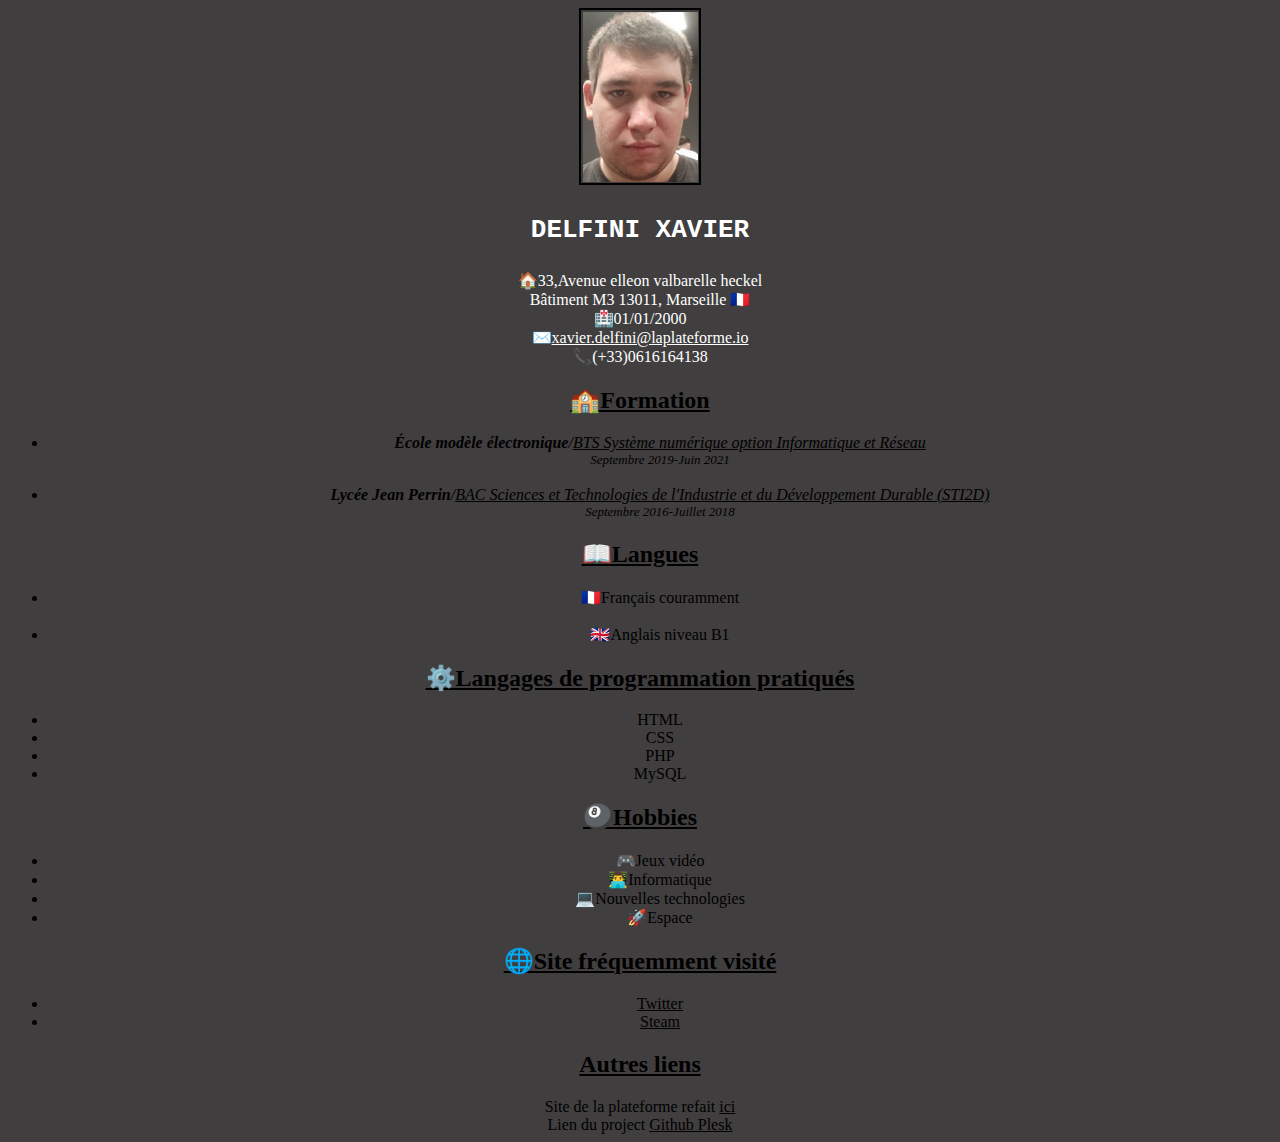
<file: index.html>
<!DOCTYPE html>
<html lang="fr">
  <head>
    <meta charset="UTF-8">
    <meta http-equiv="X-UA-Compatible" content="IE=edge">
    <meta name="viewport" content="width=device-width, initial-scale=1.0">
    <title>CV Delfini Xavier</title>
    <!--Ajout du fichier de style-->
   <link rel="stylesheet" href="cv-xavier-delfini.css">
  
  </head>
  <!-- Utilisation du paramètre Style pour changer la couleur de font-->
  <body>
    
      <!-- Importation de l'image situé dans le même dossier-->
      <img src="Delfini_Xavier.PNG">
      <div class="Side">
        
        <h1>
          <pre><b>DELFINI XAVIER</b></pre>
        </h1>

        <p>🏠33,Avenue elleon valbarelle heckel</br> 
          Bâtiment M3 13011, Marseille 🇫🇷</br>
          🏥01/01/2000</br>
          ✉️<a id="mail" href=mailto:xavier.delfini@laplateforme.io>xavier.delfini@laplateforme.io</a></br>
          📞(+33)0616164138
        </p>

        <div class="Main">
          
          <h2><u>🏫Formation</h2></u>
          <ul>
            <div class="test">
            <li><b>École modèle électronique</b>/<u>BTS Système numérique option Informatique et Réseau</u></br>
            <div class="small">Septembre 2019-Juin 2021</div></li>
            </br>
            <li><b>Lycée Jean Perrin</b>/<u>BAC Sciences et Technologies de l'Industrie et du Développement Durable (STI2D)</u></br>
              <div class="small">Septembre 2016-Juillet 2018</div></li>
            </div>
          </ul>

          <h2><u>📖Langues</u></h2>
          <ul>
            <li>🇫🇷Français couramment</li> </br>
            <li>🇬🇧󠁧󠁢󠁥Anglais niveau B1</li>
          </ul>
          <h2><u>⚙️Langages de programmation pratiqués</u></h2>
          <ul>
            <li>HTML</li>
            <li>CSS</li>
            <li>PHP</li>
            <li>MySQL</li>
          </ul>
          <h2><u>🎱Hobbies</u></h2>
          <ul>
            <li>🎮Jeux vidéo</li>
            <li>👨‍💻Informatique </li>
            <li>💻Nouvelles technologies</li>
            <li>🚀Espace</li>
          </ul>
          <h2><u>🌐Site fréquemment visité</u></h2>
          <ul>
            <li><a href="https://twitter.com/?lang=fr">Twitter</a></li>
            <li><a href="https://store.steampowered.com/?l=french">Steam</a> </li>
          </ul>
        </div>
      </div>
      <h2><u>Autres liens</u></h2>
      Site de la plateforme refait <a href="accueil.html">ici</a></br>
      Lien du project <a href="https://github.com/xavier-delfini/plesk">Github Plesk</a>
  </body>
</html>
</file>
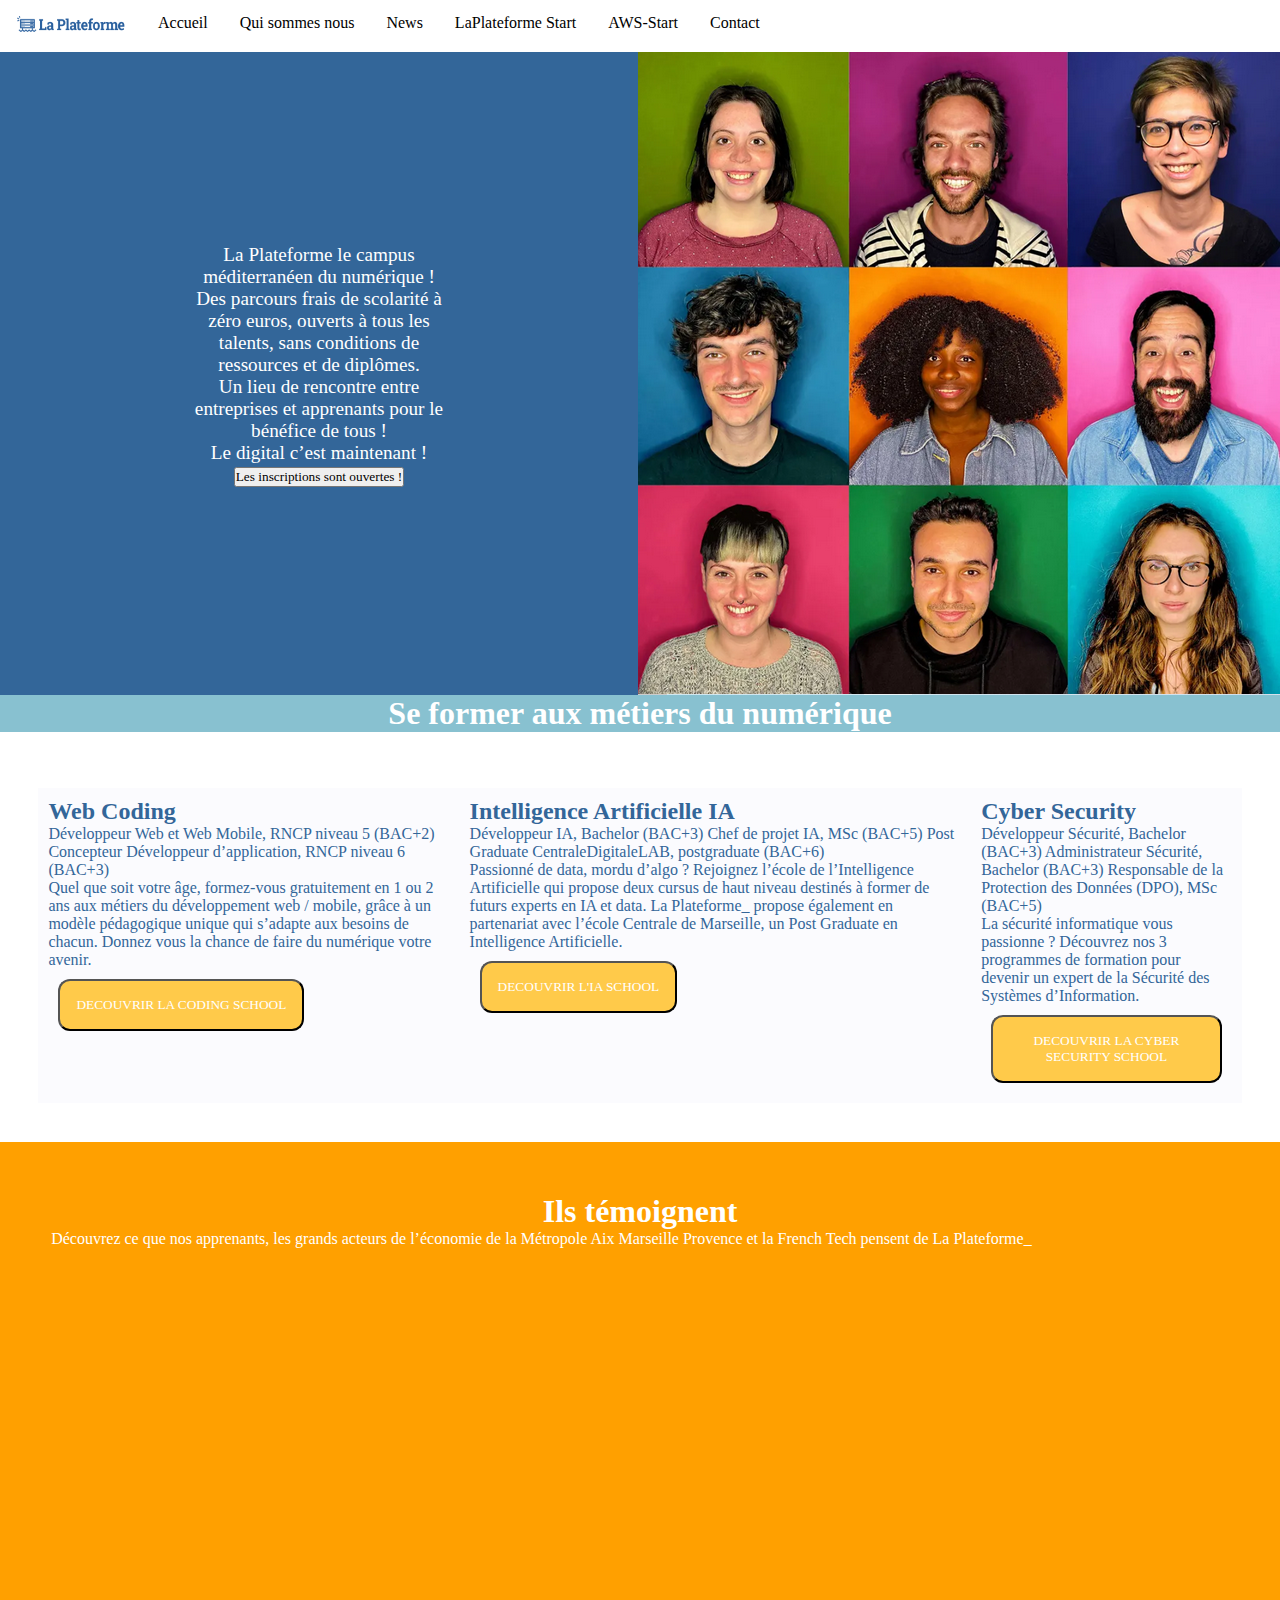
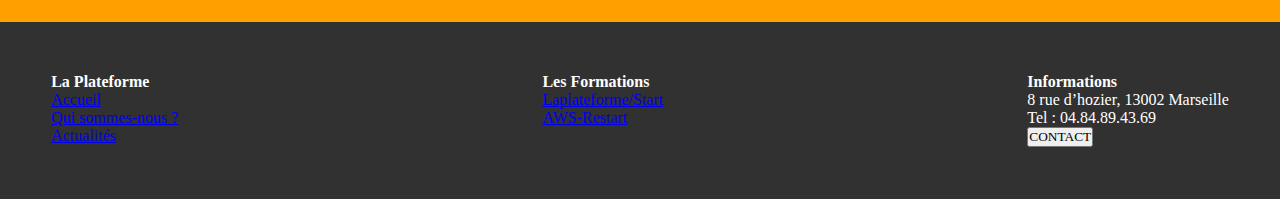
<file: accueil.html>
<!DOCTYPE html>
<html lang="fr">
    <head>
        <meta charset="UTF-8">
        <meta http-equiv="X-UA-Compatible" content="IE=edge">
        <meta name="viewport" content="width=device-width, initial-scale=1.0">
        <link rel="stylesheet" href="laplateforme.css">
        <title>La plateforme</title>
    </head>

  <body>
        <header>
            <div class="nav">
            <ul>
                <li><a href="accueil.html"><img src="Plateforme_Logo.png" width="110" height="20"/></a></li>
                <li><a href="accueil.html">Accueil</a></li>
                <li><a href="qui-sommes-nous.html">Qui sommes nous</a></li>
                <li><a href="news.html">News</a></li>
                <li><a href="plateforme-start.html">LaPlateforme Start</a></li>
                <li><a href="aws-restart.html">AWS-Start</a></li>
                <li><a href="contact.html">Contact</a></li>
            </ul>
            </div>
        </header>
        <main>
            <div class="presentation">


                <p>La Plateforme le campus méditerranéen du numérique ! </br>

                Des parcours frais de scolarité à zéro euros, ouverts à tous les talents, sans conditions de ressources et de diplômes.</br>

                Un lieu de rencontre entre entreprises et apprenants pour le bénéfice de tous !</br>



                Le digital c’est maintenant !</br>
                <button type="button">
                    Les inscriptions sont ouvertes !
                </button>
                </p>
                <img src="students.PNG"/>
            </div>


            <center><H1 id="blue">Se former aux métiers du numérique</H1></center>
            </br>

            <div class="pres_Block">
                <div class="pres_Row">
                    <h2>Web Coding</h2>
                    <p>Développeur Web et Web Mobile, RNCP niveau 5 (BAC+2)
                    Concepteur Développeur d’application, RNCP niveau 6 (BAC+3)</p>
                    <p>Quel que soit votre âge, formez-vous gratuitement en 1 ou 2 ans aux métiers du développement web / mobile, grâce à un modèle pédagogique unique qui s’adapte aux besoins de chacun. Donnez vous la chance de faire du numérique votre avenir.</p>
                    <button type="button">DECOUVRIR LA CODING SCHOOL</button>
                </div>  
                <div class="pres_Row"><h2>Intelligence Artificielle IA</h2>
                    <p>Développeur IA, Bachelor (BAC+3)
                        Chef de projet IA, MSc (BAC+5)
                        Post Graduate CentraleDigitaleLAB, postgraduate (BAC+6)</p>

                        <p>Passionné de data, mordu d’algo ? Rejoignez l’école de l’Intelligence Artificielle qui propose deux cursus de haut niveau destinés à former de futurs experts en IA et data. La Plateforme_ propose également en partenariat avec l’école Centrale de Marseille, un Post Graduate en Intelligence Artificielle.</p>

                        <button type="button">DECOUVRIR L'IA SCHOOL</button>
                </div>
                <div class="pres_Row">
                    <h2>Cyber Security</h2>
                    <p>Développeur Sécurité, Bachelor (BAC+3)
                    Administrateur Sécurité, Bachelor (BAC+3)
                    Responsable de la Protection des Données (DPO), MSc (BAC+5)</p>
                    <p>La sécurité informatique vous passionne ? Découvrez nos 3 programmes de formation pour devenir un expert de la Sécurité des Systèmes d’Information.</p>
                    <button type="button">DECOUVRIR LA CYBER SECURITY SCHOOL</button>
                </div> 
            </div>
            <div class="temoi">
                <center><h1>Ils témoignent</h1></center>
                <p>Découvrez ce que nos apprenants, les grands acteurs de l’économie de la Métropole Aix Marseille Provence et la French Tech pensent de La Plateforme_</p>
                <div class="temoi_vid">
                    <iframe width="567" height="319" src="https://www.youtube.com/embed/sDkjt3UTukg" title="Partenariat La Plateforme_ / Orange : Retours d'expériences de Mathilde & Luc" frameborder="0" allow="accelerometer; autoplay; clipboard-write; encrypted-media; gyroscope; picture-in-picture" allowfullscreen></iframe>
                    <iframe width="567" height="319" src="https://www.youtube.com/embed/8U4CCAFLqEs" title="Cyril Zimmermann à La Plateforme" frameborder="0" allow="accelerometer; autoplay; clipboard-write; encrypted-media; gyroscope; picture-in-picture" allowfullscreen></iframe>
                </div>
            </div>
        </main>
        <footer>
            <div class="foot">
                <div class="foot_column">
                    <ul>
                        <strong>La Plateforme</strong>
                        <li><a href="accueil.html">Accueil</a></li>
                        <li><a href="qui-sommes-nous.html">Qui sommes-nous ?</a></li>
                        <li><a href="news.html">Actualités</a></li> 
                    </ul>
                </div>
                <div class="foot_column">
                    <ul>
                        <strong>Les Formations</strong>
                        <li><a href="plateforme-start.html">Laplateforme/Start</a></li>
                        <li><a href="aws-restart.html">AWS-Restart</a></li> 
                    </ul>
                </div>
                <div class="foot_column">
                    <strong>Informations</strong></br>
                    8 rue d’hozier, 13002 Marseille
                    </br>
                    Tel : 04.84.89.43.69</br>
                    <button type="button">CONTACT</button>
                </div>
            </div>
        </footer>
    </body>
</html>
</file>
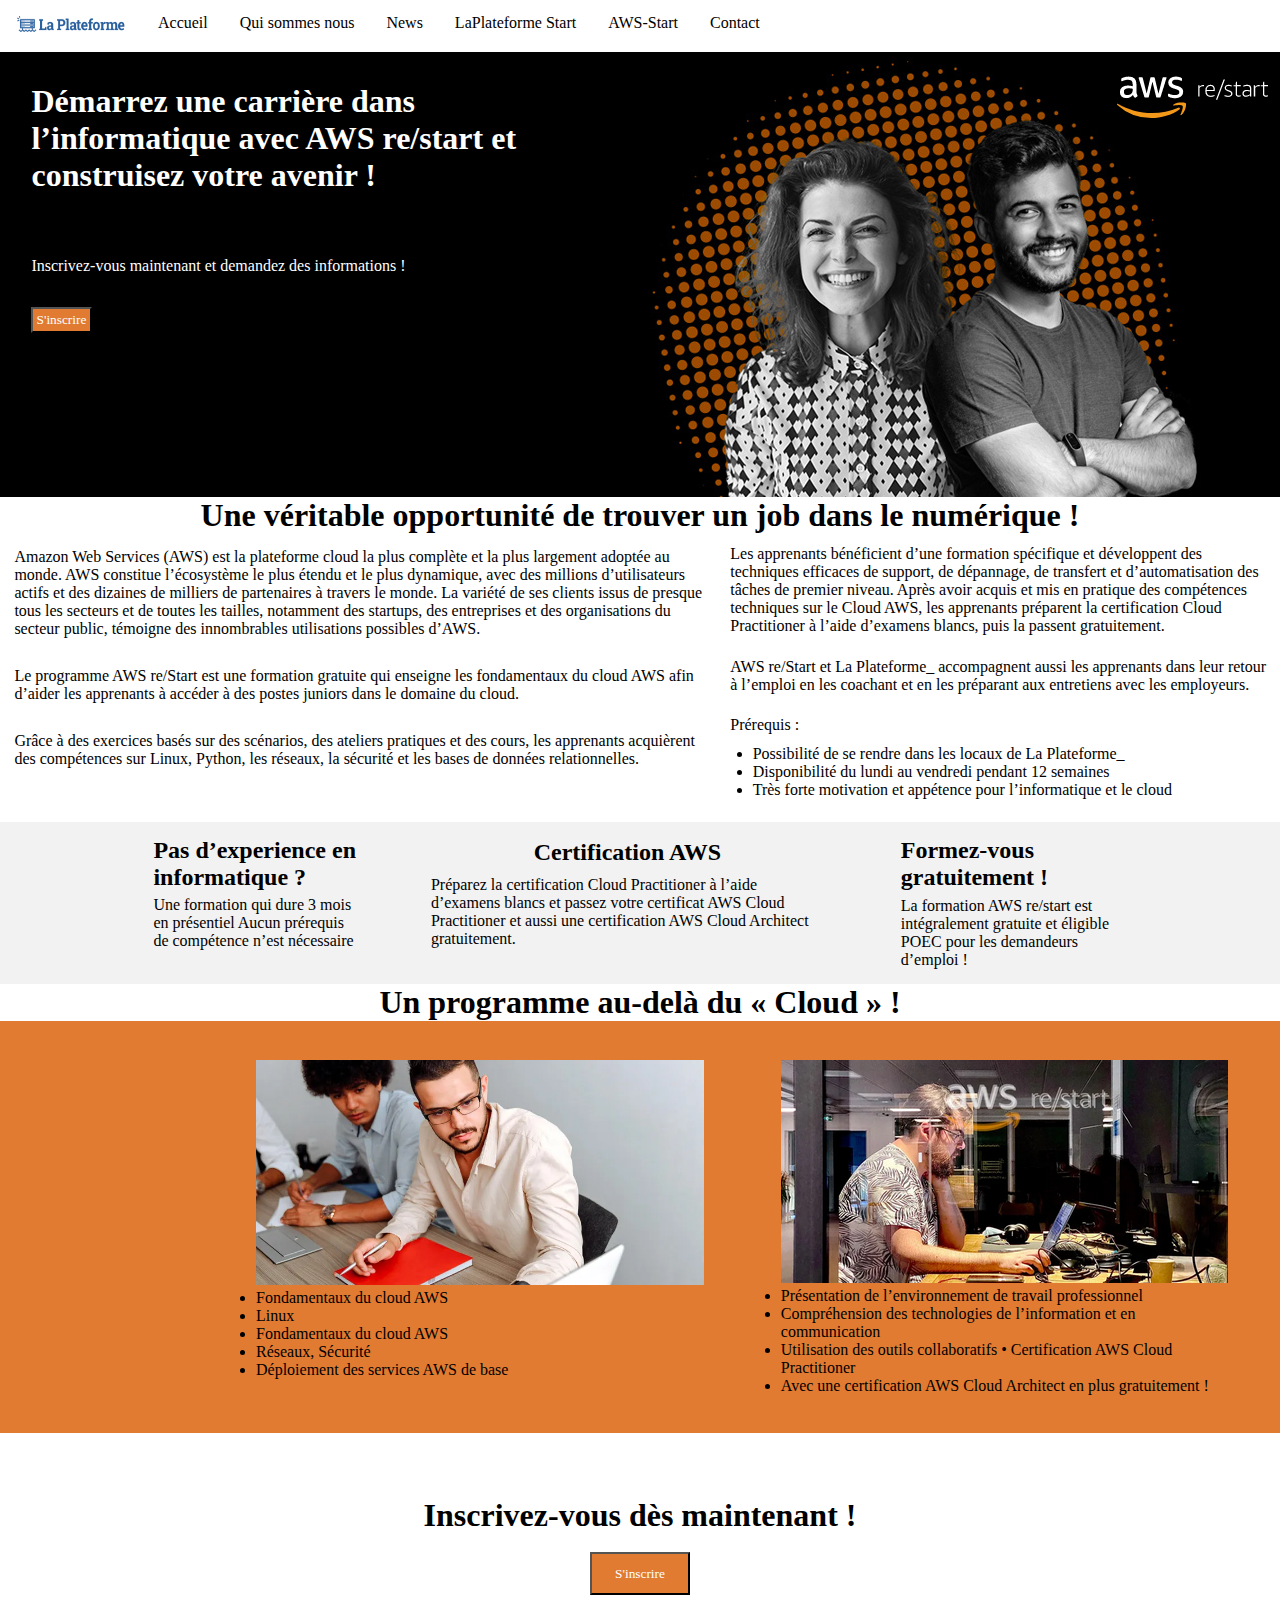
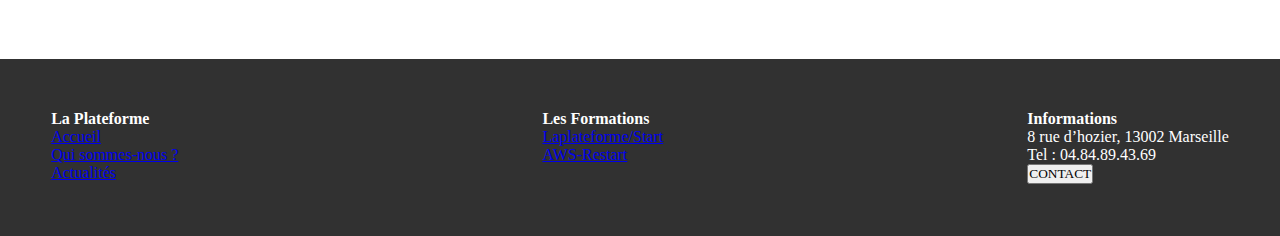
<file: aws-restart.html>
<!DOCTYPE html>
<html lang="fr">
    <head>
        <meta charset="UTF-8">
        <meta http-equiv="X-UA-Compatible" content="IE=edge">
        <meta name="viewport" content="width=device-width, initial-scale=1.0">
        <link rel="stylesheet" href="laplateforme.css">
        <title>AWS-Restart</title>
    </head>

    <body>
        <header>
            <div class="nav"> 
                <ul>
                    <li><a href="accueil.html"><img src="Plateforme_Logo.png" width="110" height="20"/></a></li>
                    <li><a href="accueil.html">Accueil</a></li>
                    <li><a href="qui-sommes-nous.html">Qui sommes nous</a></li>
                    <li><a href="news.html">News</a></li>
                    <li><a href="plateforme-start.html">LaPlateforme Start</a></li>
                    <li><a href="aws-restart.html">AWS-Start</a></li>
                    <li><a href="contact.html">Contact</a></li>
                </ul>
            </div>
        </header>
        <main>
            <section class="AWS_block1">
                <div>   
                    <h1>Démarrez une carrière
                    dans l’informatique
                    avec AWS re/start et
                    construisez votre avenir !</h1>
                    <p>Inscrivez-vous maintenant
                    et demandez des informations !</p>
                    <button type="button">S'inscrire</button>
                </div>
                <img src="AWSRe1.png">
            </section>

            <center><h1>Une véritable opportunité de trouver un job dans le numérique !</h1></center>

            <section class="AWS_block2">
                <div>
                    <p>Amazon Web Services (AWS) est la plateforme cloud la plus complète et la plus largement adoptée au monde. AWS constitue l’écosystème le plus étendu et le plus dynamique, avec des millions d’utilisateurs actifs et des dizaines de milliers de partenaires à travers le monde. La variété de ses clients issus de presque tous les secteurs et de toutes les tailles, notamment des startups, des entreprises et des organisations du secteur public, témoigne des innombrables utilisations possibles d’AWS.</p>
                    <p>Le programme AWS re/Start est une formation gratuite qui enseigne les fondamentaux du cloud AWS afin d’aider les apprenants à accéder à des postes juniors dans le domaine du cloud.</p>
                    <p>Grâce à des exercices basés sur des scénarios, des ateliers pratiques et des cours, les apprenants acquièrent des compétences sur Linux, Python, les réseaux, la sécurité et les bases de données relationnelles.</p>
                </div>
                <div>
                    <p>Les apprenants bénéficient d’une formation spécifique et développent des techniques efficaces de support, de dépannage, de transfert et d’automatisation des tâches de premier niveau.
                    Après avoir acquis et mis en pratique des compétences techniques sur le Cloud AWS, les apprenants préparent la certification Cloud Practitioner à l’aide d’examens blancs, puis la passent gratuitement.</p>
                    <p>AWS re/Start et La Plateforme_ accompagnent aussi les apprenants dans leur retour à l’emploi en les coachant et en les préparant aux entretiens avec les employeurs.</p>
                    <p>Prérequis :
                    <ul>
                        <li>Possibilité de se rendre dans les locaux de La Plateforme_</li>
                        <li>Disponibilité du lundi au vendredi pendant 12 semaines</li>
                        <li>Très forte motivation et appétence pour l’informatique et le cloud</li>
                    </ul>
                    </p>
                </div>
            </section>
            <section class="AWS_block3">
                <div>
                    <h2>Pas d’experience en informatique ?</h2>
                    <p>Une formation qui dure 3 mois en présentiel
                    Aucun prérequis de compétence n’est nécessaire</p>

                </div>
                <div>
                    <center><h2>Certification AWS</h2></center>
                    <p>Préparez la certification Cloud Practitioner à l’aide d’examens blancs et passez votre certificat AWS Cloud Practitioner et aussi une certification AWS Cloud Architect gratuitement.</p>
                </div>
                <div>
                    <h2>Formez-vous gratuitement !</h2>
                    <p>La formation AWS re/start est intégralement gratuite et éligible POEC pour les demandeurs d’emploi !</p>
                </div>
            </section>
            <section id="cloud">
                <center><h1>Un programme au-delà du « Cloud » !</h1></center>
                <div class="AWS_block4">
                    <article>
                        <img src="cloud1.png"/> </br>
                        <ul>
                            <li>Fondamentaux du cloud AWS</li>
                            <li>Linux</li>
                            <li>Fondamentaux du cloud AWS</li>
                            <li>Réseaux, Sécurité</li>
                            <li>Déploiement des services AWS de base</li>
                        </ul>
                    </article>
                    <article>
                        <img src="cloud2.PNG"/>
                        <ul>
                            <li>Présentation de l’environnement de travail professionnel</li>
                            <li>Compréhension des technologies de l’information et en communication</li>
                            <li>Utilisation des outils collaboratifs • Certification AWS Cloud Practitioner</li>
                            <li>Avec une certification AWS Cloud Architect en plus gratuitement !</li>
                        </ul>
                    </article>
                </div>
            </section>
            <section class="AWS_block5">
                <center><h1>Inscrivez-vous dès maintenant !</h1></br>
                <button type="button">S'inscrire</button></center>
            </section>
        </main>
        <footer>
            <div class="foot">
                <div class="foot_column">
                    <ul>
                        <strong>La Plateforme</strong>
                        <li><a href="accueil.html">Accueil</a></li>
                        <li><a href="qui-sommes-nous.html">Qui sommes-nous ?</a></li>
                        <li><a href="news.html">Actualités</a></li> 
                    </ul>
                </div>
                <div class="foot_column">
                    <ul>
                        <strong>Les Formations</strong>
                        <li><a href="plateforme-start.html">Laplateforme/Start</a></li>
                        <li><a href="aws-restart.html">AWS-Restart</a></li>
                    </ul>
                </div>
                <div class="foot_column">
                    <strong>Informations</strong></br>
                    8 rue d’hozier, 13002 Marseille
                    </br>
                    Tel : 04.84.89.43.69</br>
                    <button type="button">CONTACT</button>
                </div>
            </div>
        </footer>
    </body>
</html>
</file>
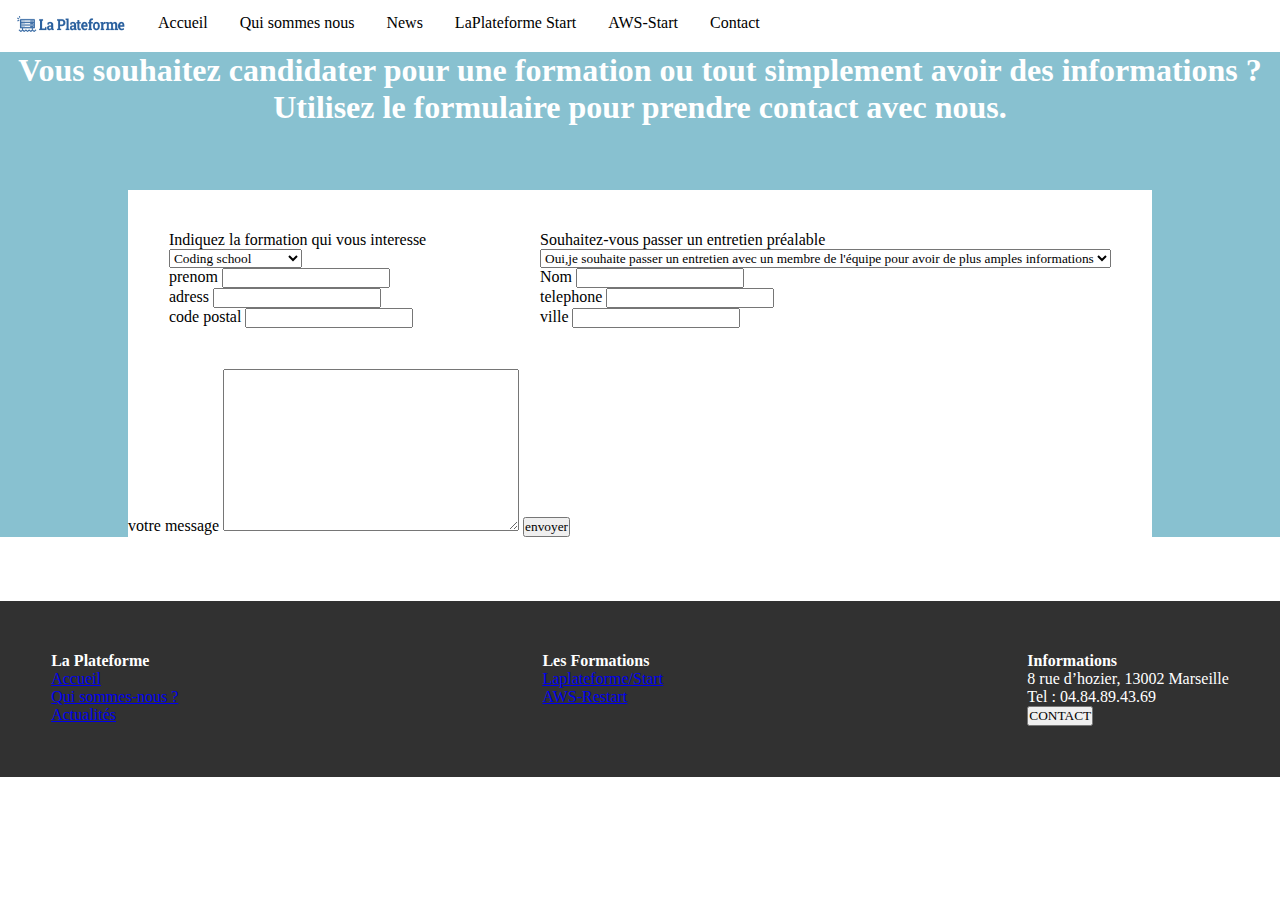
<file: contact.html>
<!DOCTYPE html>
<html lang="en">
    <head>
        <meta charset="UTF-8">
        <meta http-equiv="X-UA-Compatible" content="IE=edge">
        <meta name="viewport" content="width=device-width, initial-scale=1.0">
        <title>contact la plateforme</title>
        <link href="laplateforme.css" rel="stylesheet">
    </head>
    <body>
        <header>
            <div class="nav">
                <ul>
                    <li><a href="accueil.html"><img src="Plateforme_Logo.png" width="110" height="20"/></a></li>
                    <li><a href="accueil.html">Accueil</a></li>
                    <li><a href="qui-sommes-nous.html">Qui sommes nous</a></li>
                    <li><a href="news.html">News</a></li>
                    <li><a href="plateforme-start.html">LaPlateforme Start</a></li>
                    <li><a href="aws-restart.html">AWS-Start</a></li>
                    <li><a href="contact.html">Contact</a></li>
                </ul>
            </div>
        </header>
        <main>
            <div id="blue">
                <center><h1>Vous souhaitez candidater pour une formation ou tout simplement avoir des informations ? Utilisez le formulaire pour prendre contact avec nous.</h1></center>   
                <div id="formu">
                    <div class="form_block1">
                        <div>
                            <p>Indiquez la formation qui vous interesse</p>
                            <select name="formation">
                                <option>Coding school</option>
                                <option>Ai School</option>
                                <option>Security School</option>
                                <option>Executive Education</option>
                                <option>AWS re/start</option>
                                <option>Innovation Lab</option>
                            </select></br>
                            <label>prenom</label>
                            <input type="text" name="prenom"></br>
                            <label>adress</label>
                            <input type="text" name="adress"></br>
                            <label>code postal</label>
                            <input type="text" name="codepostal"></br>
                        </div> 
                        <div>
                            <p>Souhaitez-vous passer un entretien préalable</p>
                            <select name="entretien" >
                                <option>Oui,je souhaite passer un entretien avec un membre de l'équipe pour avoir de plus amples informations</option>
                                <option>Non,je souhaite candidater et passer le test d'entrée sans passer d'entretien préalable</option>
                            </select></br>
                            <label>Nom</label>
                            <input type="text" name="Nom">
                            </br>
                            <label>telephone</label>
                            <input type="text" name="telephone"></br>
                            <label>ville</label>
                            <input type="text" name="ville"> 
                        </div>
                    </div>
                    <label for="message">votre message</label>
                    <textarea name="message" id="messageinput" cols="38" rows="10"></textarea>

                    <button type="submit">envoyer</button>
                </div>
            </div>
        </main>
        <footer>
            <div class="foot">
                <div class="foot_column">
                    <ul>
                        <strong>La Plateforme</strong>
                        <li><a href="accueil.html">Accueil</a></li>
                        <li><a href="qui-sommes-nous.html">Qui sommes-nous ?</a></li>
                        <li><a href="news.html">Actualités</a></li> 
                    </ul>
                </div>
                <div class="foot_column">
                    <ul>
                        <strong>Les Formations</strong>
                        <li><a href="plateforme-start.html">Laplateforme/Start</a></li>
                        <li><a href="aws-restart.html">AWS-Restart</a></li>
                    </ul>
                </div>
                <div class="foot_column">
                    <strong>Informations</strong></br>
                    8 rue d’hozier, 13002 Marseille
                    </br>
                    Tel : 04.84.89.43.69</br>
                    <button type="button">CONTACT</button>
                </div>
            </div>
        </footer>
    </body>
</html>
</file>
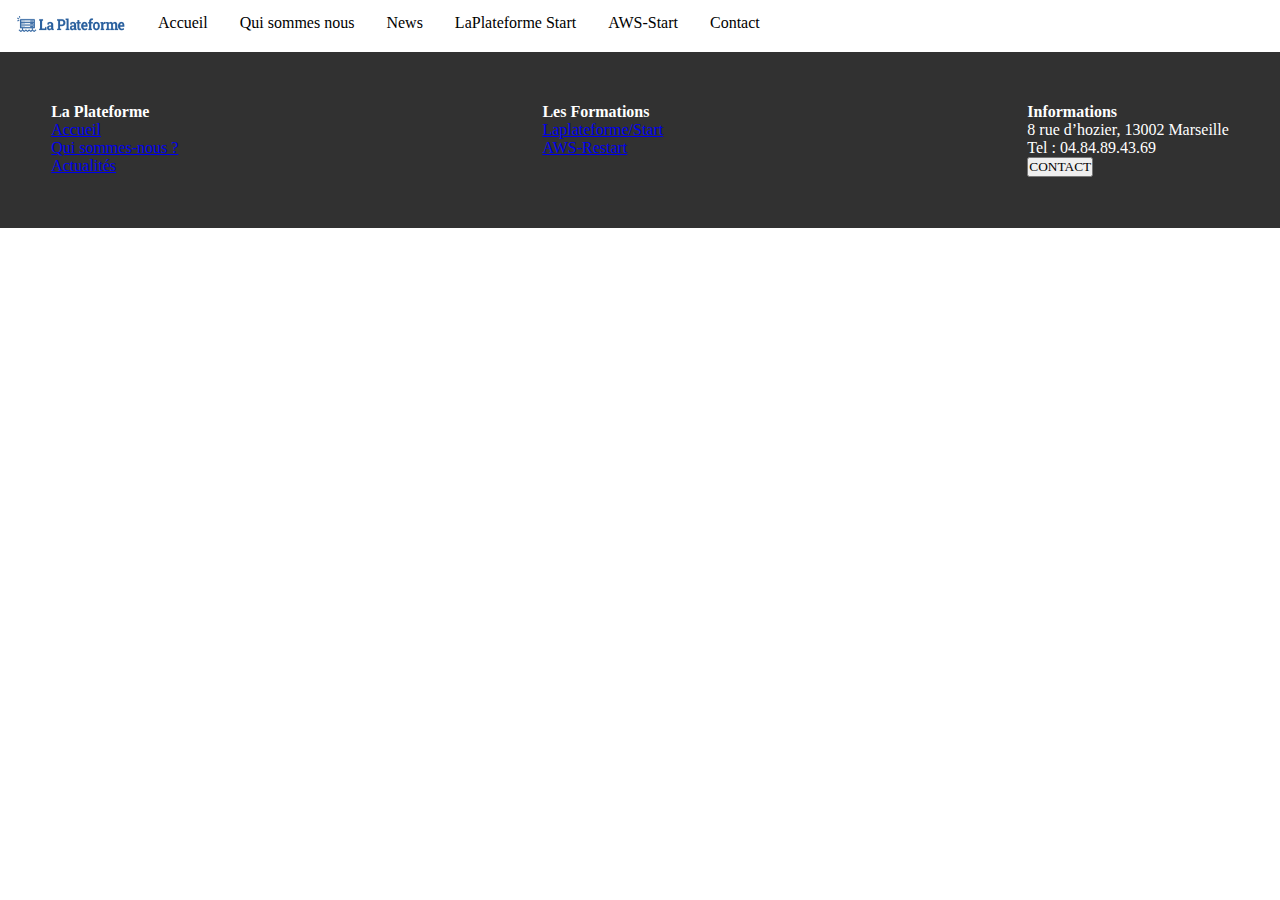
<file: news.html>
<!DOCTYPE html>
<html lang="fr">
    <head>
        <meta charset="UTF-8">
        <meta http-equiv="X-UA-Compatible" content="IE=edge">
        <meta name="viewport" content="width=device-width, initial-scale=1.0">
        <link rel="stylesheet" href="laplateforme.css">
        <title>news</title>
    </head>

  <body>
    <header>
      <div class="nav">
        <ul>
          <li><a href="accueil.html"><img src="Plateforme_Logo.png" width="110" height="20"/></a></li>
          <li><a href="accueil.html">Accueil</a></li>
          <li><a href="qui-sommes-nous.html">Qui sommes nous</a></li>
          <li><a href="news.html">News</a></li>
          <li><a href="plateforme-start.html">LaPlateforme Start</a></li>
          <li><a href="aws-restart.html">AWS-Start</a></li>
          <li><a href="contact.html">Contact</a></li>
        </ul>
      </div>
    </header>
    <main>

    </main>
    <footer>
      <div class="foot">
          <div class="foot_column">
              <ul>
                  <strong>La Plateforme</strong>
                  <li><a href="accueil.html">Accueil</a></li>
                  <li><a href="qui-sommes-nous.html">Qui sommes-nous ?</a></li>
                  <li><a href="news.html">Actualités</a></li> 
              </ul>
          </div>
          <div class="foot_column">
              <ul>
                  <strong>Les Formations</strong>
                  <li><a href="plateforme-start.html">Laplateforme/Start</a></li>
                  <li><a href="aws-restart.html">AWS-Restart</a></li>
              </ul>
          </div>
          <div class="foot_column">
              <strong>Informations</strong></br>
              8 rue d’hozier, 13002 Marseille
              </br>
              Tel : 04.84.89.43.69</br>
              <button type="button">CONTACT</button>
          </div>
      </div>
    </footer>
  </body>
</html>
</file>
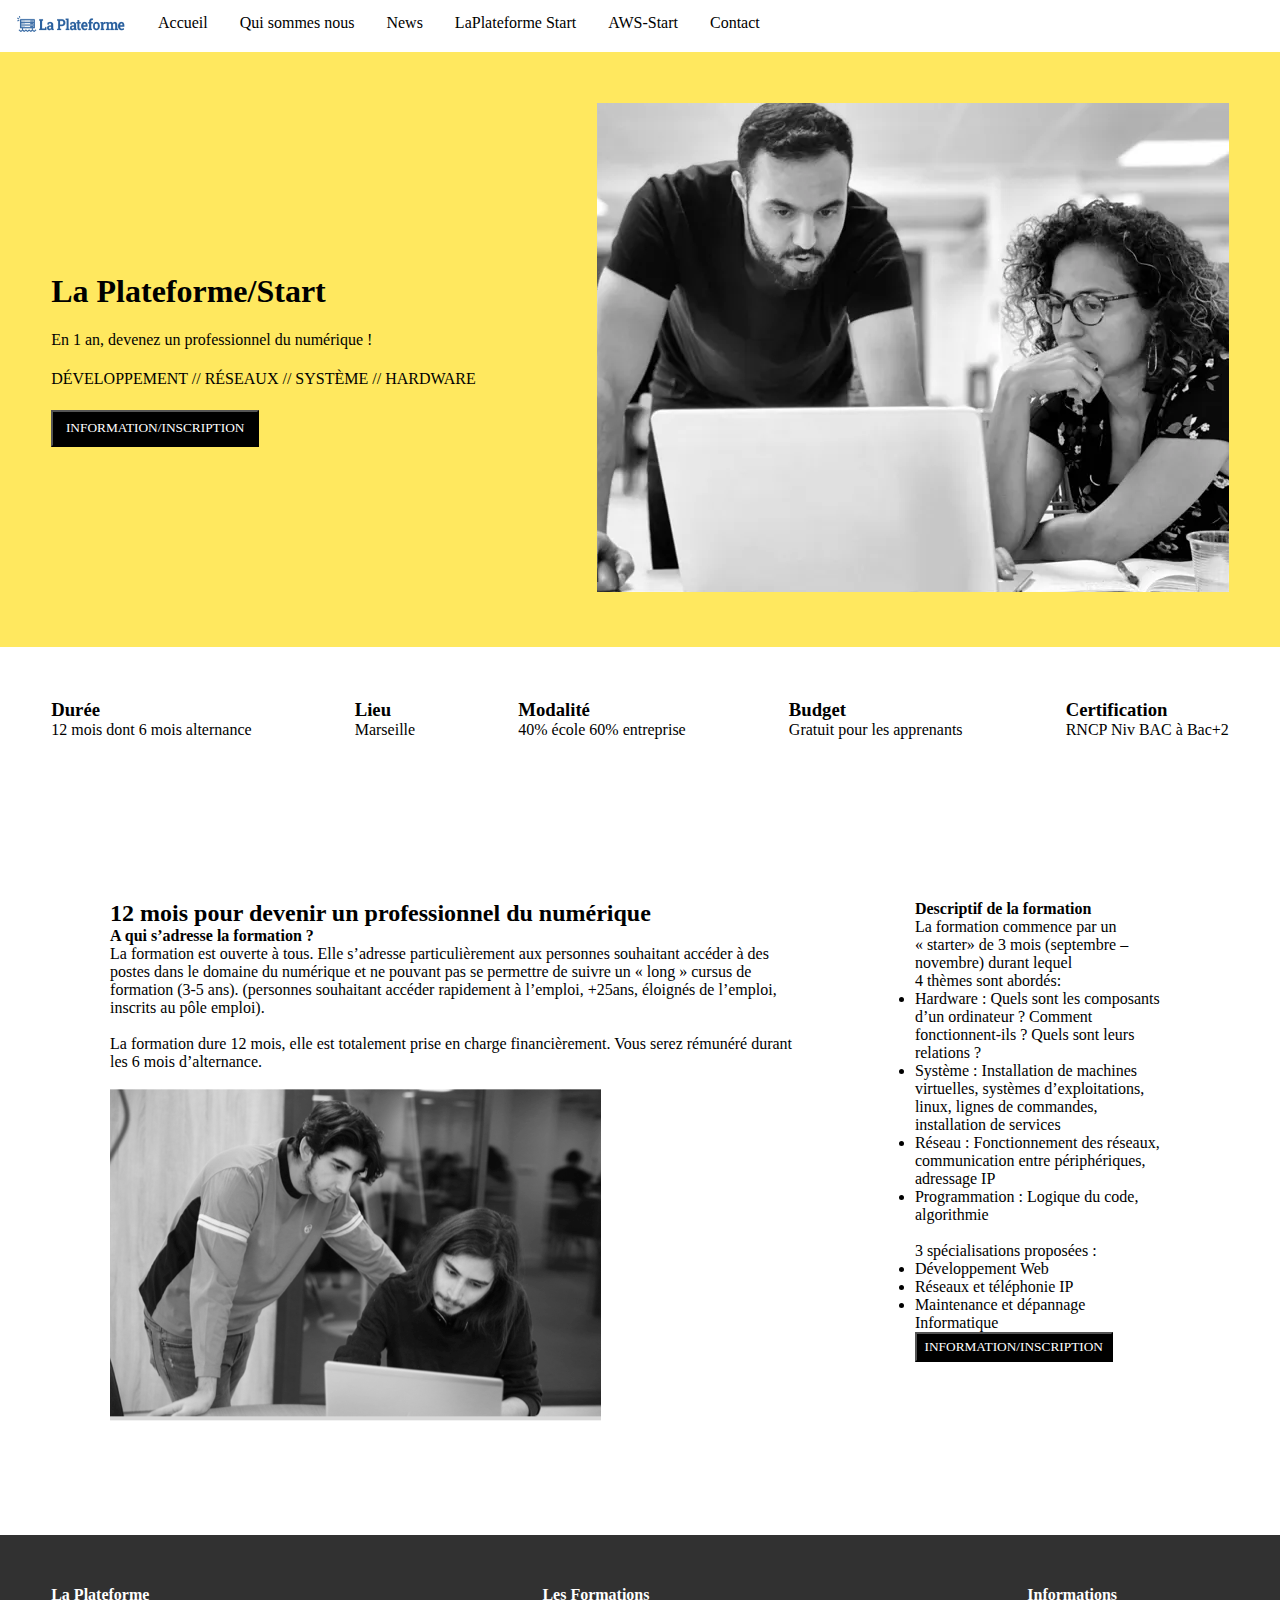
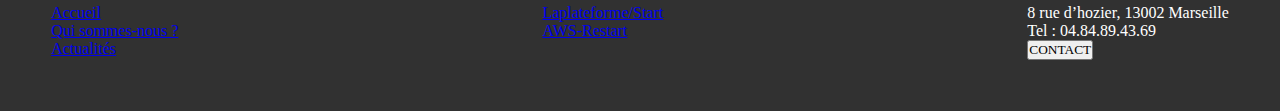
<file: plateforme-start.html>
<!DOCTYPE html>
<html lang="fr">
    <head>
      <meta charset="UTF-8">
      <meta http-equiv="X-UA-Compatible" content="IE=edge">
      <meta name="viewport" content="width=device-width, initial-scale=1.0">
      <link rel="stylesheet" href="laplateforme.css">
      <title>La plateforme</title>
  </head>
  <body>
    <header>
      <div class="nav">
        <ul>
          <li><a href="accueil.html"><img src="Plateforme_Logo.png" width="110" height="20"/></a></li>
          <li><a href="accueil.html">Accueil</a></li>
          <li><a href="qui-sommes-nous.html">Qui sommes nous</a></li>
          <li><a href="news.html">News</a></li>
          <li><a href="plateforme-start.html">LaPlateforme Start</a></li>
          <li><a href="aws-restart.html">AWS-Start</a></li>
          <li><a href="contact.html">Contact</a></li>
        </ul>
      </div>
    </header>
    <main>
      <section class="Start_block1">
        <div>
          <h1>La Plateforme/Start</h1>
          <p>En 1 an, devenez un professionnel du numérique !</p>
          <p>DÉVELOPPEMENT // RÉSEAUX // SYSTÈME // HARDWARE</p>
          <button type="button">INFORMATION/INSCRIPTION</button>
        </div>  
        <div>
          <img src="Start1.PNG"/>
        </div>
      </section>
      <section class="Start_block2">
        <div>
          <h3>Durée</h3>
          <p>12 mois dont
          6 mois alternance</p>
        </div>
        <div>
          <h3>Lieu</h3>
          <p>Marseille</p>
        </div>
        <div>
          <h3>Modalité</h3>
          <p>40% école
          60% entreprise</p>
        </div>
        <div>
          <h3>Budget</h3>
          <p>Gratuit pour les apprenants</p>
        </div>
        <div>
          <h3>Certification</h3>
          <p> RNCP Niv BAC à Bac+2</p>
        </div>
      </section>
      <section class="Start_block3">
        <div  id="paddling">
        <h2>12 mois pour devenir un professionnel
        du numérique</h2>
        <h4>A qui s’adresse la formation ?</h4>
        <p>La formation est ouverte à tous. Elle s’adresse particulièrement aux personnes souhaitant accéder à des postes dans le domaine du numérique et ne pouvant pas se permettre de suivre un « long » cursus de formation (3-5 ans).
          (personnes souhaitant accéder rapidement à l’emploi, +25ans, éloignés de l’emploi, inscrits au pôle emploi).</p>
        </br>
        <p>La formation dure 12 mois, elle est totalement prise en charge financièrement. Vous serez rémunéré durant les 6 mois d’alternance.</p>
        </br>
        <img src="Start2.webp">
        </div>
        <div id="paddling">
        <h4>Descriptif de la formation</h4>
        <p>La formation commence par un « starter» de 3 mois (septembre – novembre) durant lequel</p>
        4 thèmes sont abordés:
        <ul>
          <li>Hardware : Quels sont les composants d’un ordinateur ? Comment fonctionnent-ils ? Quels sont leurs relations ?</li>
        <li>Système : Installation de machines virtuelles, systèmes d’exploitations, linux, lignes de commandes, installation de services</li>
        <li>Réseau : Fonctionnement des réseaux, communication entre périphériques, adressage IP</li>
        <li>Programmation : Logique du code, algorithmie</li>
        </br>
        </ul>
        3 spécialisations proposées :
        <ul>
          <li>Développement Web</li>
          <li>Réseaux et téléphonie IP</li>
          <li>Maintenance et dépannage Informatique</li>
        </ul>
        <button type="button">INFORMATION/INSCRIPTION</button>
        </div>
      </section>
    </main>
    <footer>
      <div class="foot">
        <div class="foot_column">
          <ul>
            <strong>La Plateforme</strong>
            <li><a href="accueil.html">Accueil</a></li>
            <li><a href="qui-sommes-nous.html">Qui sommes-nous ?</a></li>
            <li><a href="news.html">Actualités</a></li> 
          </ul>
        </div>
        <div class="foot_column">
          <ul>
            <strong>Les Formations</strong>
            <li><a href="plateforme-start.html">Laplateforme/Start</a></li>
            <li><a href="aws-restart.html">AWS-Restart</a></li> 
          </ul>
        </div>
        <div class="foot_column">
          <strong>Informations</strong></br>
          8 rue d’hozier, 13002 Marseille
          </br>
          Tel : 04.84.89.43.69</br>
          <button type="button">CONTACT</button>
        </div>
      </div>
    </footer>
  </body>
</html>
</file>
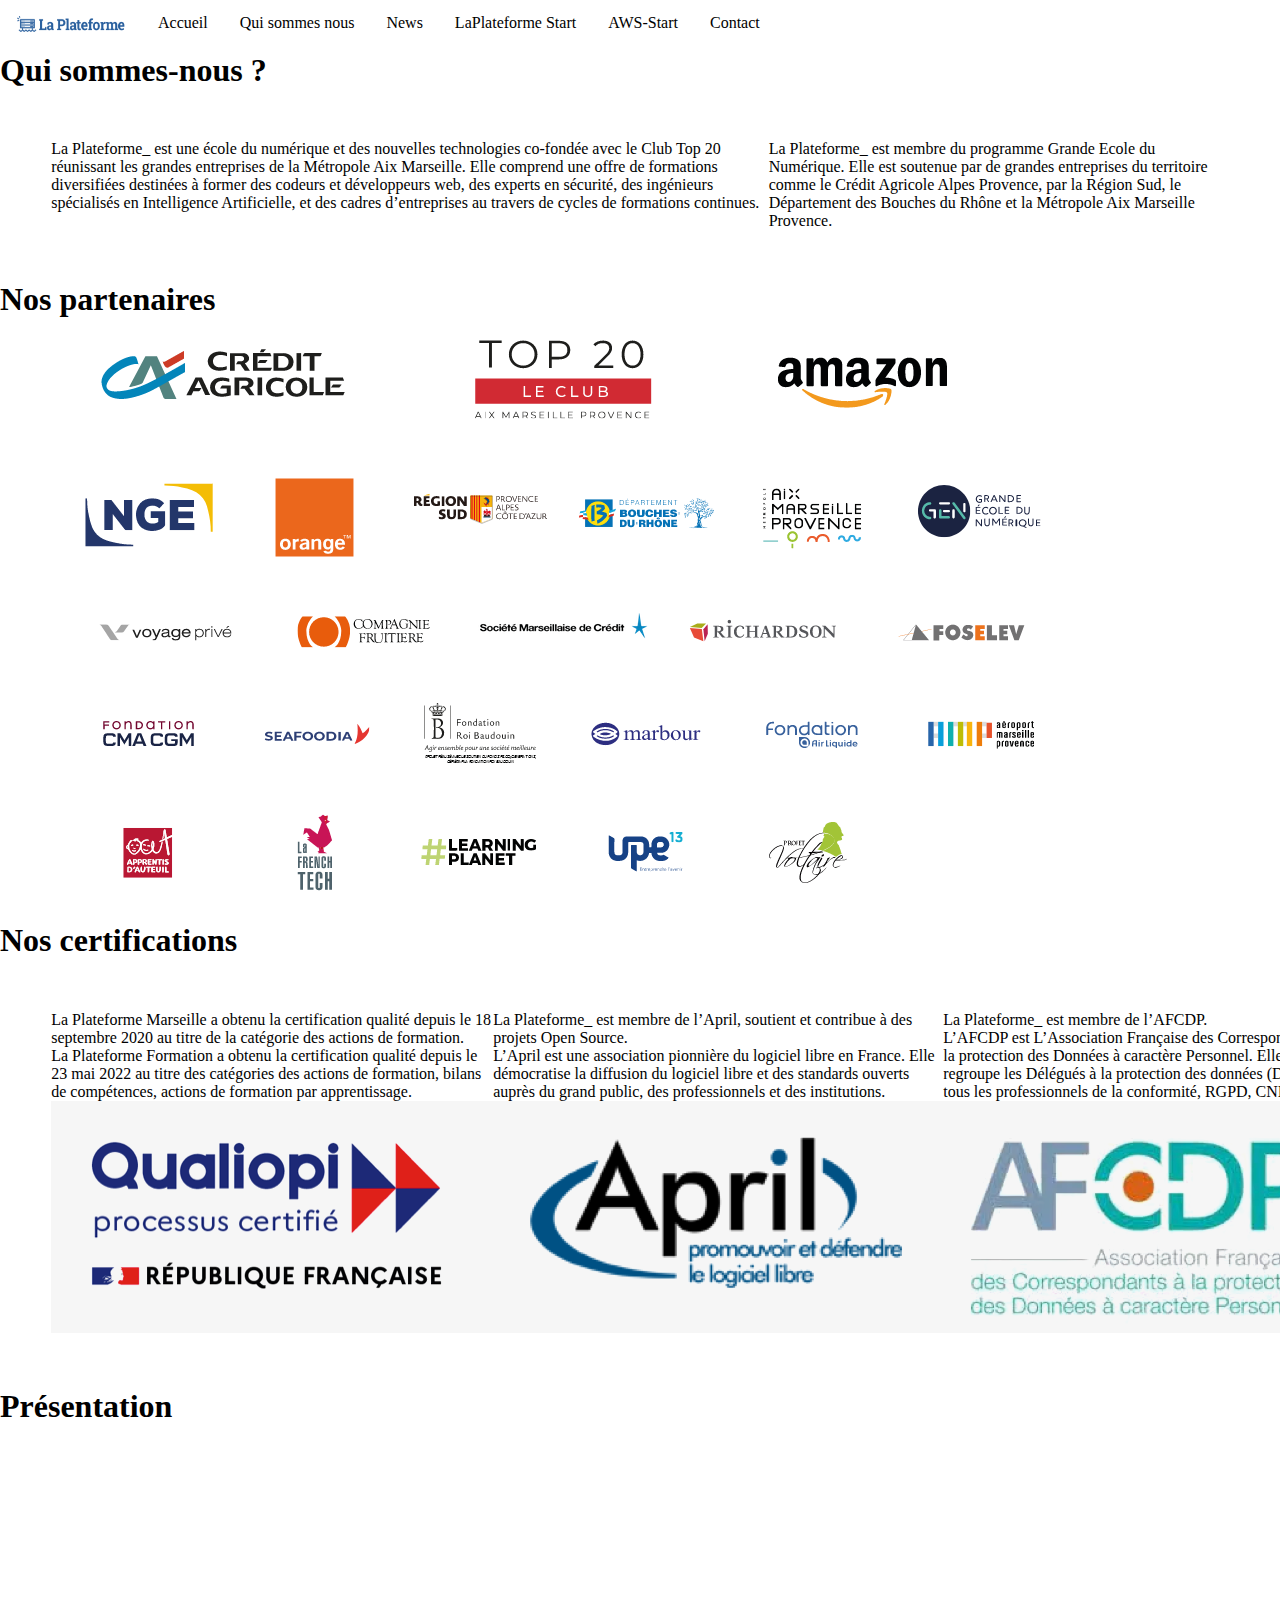
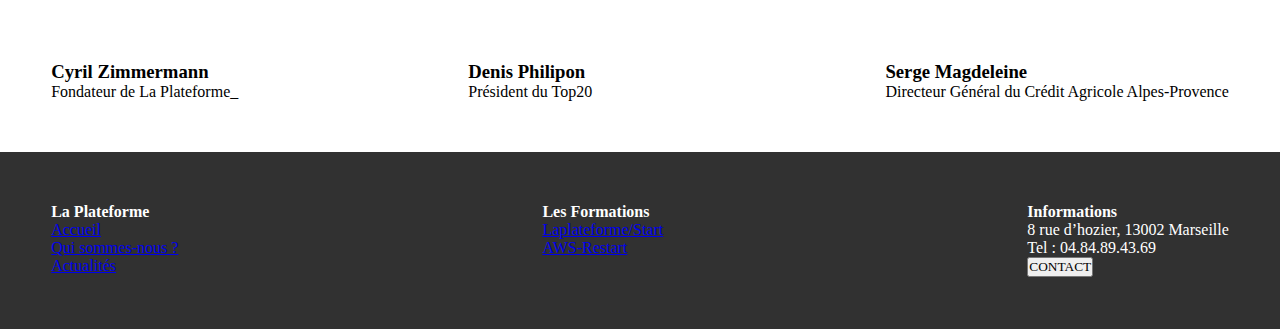
<file: qui-sommes-nous.html>
<!DOCTYPE html>
<html lang="fr">
  <head>
    <meta charset="UTF-8">
    <meta http-equiv="X-UA-Compatible" content="IE=edge">
    <meta name="viewport" content="width=device-width, initial-scale=1.0">
    <link rel="stylesheet" href="laplateforme.css">
    <title>Qui-sommes-nous</title>
  </head>
  <body>
    <header>
      <div class="nav">
        <ul>
          <li><a href="accueil.html"><img src="Plateforme_Logo.png" width="110" height="20"/></a></li>
          <li><a href="accueil.html">Accueil</a></li>
          <li><a href="qui-sommes-nous.html">Qui sommes nous</a></li>
          <li><a href="news.html">News</a></li>
          <li><a href="plateforme-start.html">LaPlateforme Start</a></li>
          <li><a href="aws-restart.html">AWS-Start</a></li>
          <li><a href="contact.html">Contact</a></li>
        </ul>
      </div>
    </header>
    <main>
        <section>
          <h1>Qui sommes-nous ?</h1>
          <div class="qsn_block1">
            <p>La Plateforme_ est une école du numérique et des nouvelles technologies co-fondée avec le Club Top 20 réunissant les grandes entreprises de la Métropole Aix Marseille. Elle comprend une offre de formations diversifiées destinées à former des codeurs et développeurs web, des experts en sécurité, des ingénieurs spécialisés en Intelligence Artificielle, et des cadres d’entreprises au travers de cycles de formations continues.</p>

            <p>La Plateforme_ est membre du programme Grande Ecole du Numérique. Elle est soutenue par de grandes entreprises du territoire comme le Crédit Agricole Alpes Provence, par la Région Sud, le Département des Bouches du Rhône et la Métropole Aix Marseille Provence.</p>
          </div>
        </section>
        <section>
          <h1>Nos partenaires</h1>
          <img src="Partenaires.PNG"/>
        </section>
        <h1>Nos certifications</h1>
        <div class="qsn_block2">
          <div>
            <p>La Plateforme Marseille a obtenu la certification qualité depuis le 18 septembre 2020 au titre de la catégorie des actions de formation.</p>
            <p>La Plateforme Formation a obtenu la certification qualité depuis le 23 mai 2022 au titre des catégories des actions de formation, bilans de compétences, actions de formation par apprentissage.</p>
            <img src="qsn1.webp"/>
          </div>
          <div>
            <p>La Plateforme_ est membre de l’April, soutient et contribue à des projets Open Source.</p>
            <p>L’April est une association pionnière du logiciel libre en France. Elle démocratise la diffusion du logiciel libre et des standards ouverts auprès du grand public, des professionnels et des institutions.</p>
            <img src="qsn2.webp"/>
          </div>
          <div>
            <p>La Plateforme_ est membre de l’AFCDP.</p>
            <p>L’AFCDP est L’Association Française des Correspondants à la protection des Données à caractère Personnel. Elle regroupe les Délégués à la protection des données (DPO) et tous les professionnels de la conformité, RGPD, CNIL.</p>
            <img src="qsn3.webp"/>
          </div>
          <div>
            <p>La formation est accessible aux personnes handicapées. L’école est équipée d’un ascenseur pour accéder aux étages. Une place de parking est prévue à proximité l’école.</p>
            <img src="qsn4.webp"/>
          </div>
        </div>
      <h1>Présentation</h1>
      <div class="qsn_block3">
        <div>
          <iframe width="320" height="181" src="https://www.youtube.com/embed/8U4CCAFLqEs" title="Cyril Zimmermann à La Plateforme" frameborder="0" allow="accelerometer; autoplay; clipboard-write; encrypted-media; gyroscope; picture-in-picture" allowfullscreen></iframe>
          <h3>Cyril Zimmermann</h3>
          <p>Fondateur de La Plateforme_</p>
        </div>
        <div>
          <iframe width="320" height="181" src="https://www.youtube.com/embed/ayqMxjEtYNk" title="Denis Philipon - Coding School à La Plateforme" frameborder="0" allow="accelerometer; autoplay; clipboard-write; encrypted-media; gyroscope; picture-in-picture" allowfullscreen></iframe>
          <h3>Denis Philipon</h3>
          <p>Président du Top20</p> 
        </div>
        <div>
          <iframe width="320" height="181" src="https://www.youtube.com/embed/HSLFwNbZdgc" title="Serge Magdeleine à La Plateforme" frameborder="0" allow="accelerometer; autoplay; clipboard-write; encrypted-media; gyroscope; picture-in-picture" allowfullscreen></iframe>
          <h3>Serge Magdeleine</h3>
          <p>Directeur Général du Crédit Agricole Alpes-Provence</p>
        </div>
      </div>
    </main>
    <footer>
      <div class="foot">
        <div class="foot_column">
          <ul>
            <strong>La Plateforme</strong>
            <li><a href="accueil.html">Accueil</a></li>
            <li><a href="qui-sommes-nous.html">Qui sommes-nous ?</a></li>
            <li><a href="news.html">Actualités</a></li> 
          </ul>
        </div>
        <div class="foot_column">
          <ul>
            <strong>Les Formations</strong>
            <li><a href="plateforme-start.html">Laplateforme/Start</a></li>
            <li><a href="aws-restart.html">AWS-Restart</a></li> 
          </ul>
        </div>
        <div class="foot_column">
          <strong>Informations</strong></br>
          8 rue d’hozier, 13002 Marseille
          </br>
          Tel : 04.84.89.43.69</br>
          <button type="button">CONTACT</button>
        </div>
      </div>
    </footer>
  </body>
</html>
</file>
<file: cv-xavier-delfini.css>
.Side {
    color:white;
}
.Main {
    color:black;
    font-family: Cambria,Georgia,serif;  
}
.small {
    font-size: small;
}
body {
    background-color: #403e3f  ;
    text-align: center ;
    }
.test {
        font-style: italic;
    }
    img{
        border: 2px solid;
  border-image:black ;
  padding: 1.5px;
    }
    a[href^="https"] ,a {
        color: black;
    }
    #mail[href^="mailto"] {
        color: white;
    }
</file>
<file: laplateforme.css>
/* Supprime la marge présente par défault sur les pages HTML */
* { 
    margin: 0;
    padding: 0;
    font-family: Cambria,Georgia,serif; 
  }
/* Barre de navigation (Toutes les pages)*/
.nav ul {
    list-style-type: none;
    margin: 0;
    padding: 0;
    overflow: hidden;
    background-color: white;
}

.nav li {
    float: left;
}

.nav li a {
    display: block;
    color: black;
    text-align: center;
    padding: 14px 16px;
    text-decoration: none;
}

.nav li a:hover {
    background-color: white;
}
/* Page accueil */
.presentation {
    display: flex;
    
    background-color: #336699;
  }

  .presentation p {
    color: white;
    font-size: larger;
    text-align: center;
    padding: 15%;
  }
 
  .pres_Block{
    display:flex;
    align-items: stretch;
    flex-direction: row;
    margin:1%;
    padding: 2%;
    justify-content:space-between;
  }
  .pres_Row{
background-color: #FBFBFE;
color:#336699;
padding: 10px 10px;

}
.pres_Row button{
    border-radius: 12px;
    padding: 16px 16px;
    margin: 10px;
    background-color: #FFCA4A;
    color: white
}
#blue{
    color:#336699; 
}
.temoi{
    display:flex;
    align-items: stretch;
    flex-direction: column;
    color:white;
    padding: 4%;
    justify-content:space-between;
    background-color: #FFA000;
}
.temoi_vid{
    flex-direction:column;
}
/* Footer (Toutes les pages)*/
.foot{
    background-color: #313131;
    display:flex;
    align-items: stretch;
    flex-direction: row;
    color:white;
    padding: 4%;
    justify-content:space-between;  
}
.foot_column{
    flex-direction: column;
}
.foot_column ul{
    list-style-type: none;
}
/* page AWS */
.AWS_block1{
    display:flex;
    align-items: stretch;
    flex-direction: row;
    justify-content:space-between;
    background-color: black;
    color: white;
  }
  .AWS_block1 h1, .AWS_block1 p{
    padding: 5%;
  }
  .AWS_block1 button{
    padding: 0.5%;
    margin-left: 5%;
    background-color: #E17B32;
    color: white;
  }

  .AWS_block2{
    display:flex;
    align-items: stretch;
    flex-direction: row;
    justify-content:space-between;
  }
  .AWS_block2  h1, .AWS_block2  p {
    padding: 2%;

  }
  .AWS_block2 ul{
    padding:0% 6% 0%;
  }
  .AWS_block3{
    display:flex;
    align-items: stretch;
    flex-direction: row;
    justify-content:space-between;
    background-color: #F2F2F2;
    padding: 1% 10% 1% 10%;
  }
  .AWS_block3  h2, .AWS_block3  p {
    padding: 1% 10%;


  }
  #cloud > div{
    background-color: #E17B32;
    padding: 3% 20%;
  }
  .AWS_block4{
    display:flex;
    flex-direction: row;
    gap: 10%;
    background-color: white;
    padding: 1% 1%;
  }

  #white{
    background-image: white;
  }
.AWS_block5{
padding: 5%
}
.AWS_block5 button{
  color: white;
  background-color: #E17B32;
  padding: 1% 2%;

}
/* Page Plateforme-Start*/

.Start_block1{
  background-color: #FFE85F;
  display:flex;
  align-items: stretch;
  flex-direction: row;
  justify-content:space-between;
  padding:4%;
}
.Start_block1 h1{
  margin-top: 40%
}
.Start_block1 p,.Start_block1 button{
  margin-top: 5%;
}

.Start_block2, .Start_block3{
  display:flex;
  align-items: stretch;
  flex-direction: row;
  justify-content:space-between;
  padding:4%;
}
#paddling{
  padding: 5%;
}
.Start_block3 button, .Start_block1 button{
color: white;
background-color: black;
padding: 2% 3%; 
}
/* Qui sommes nous */
.qsn_block1,.qsn_block2,.qsn_block3{
  display:flex;
  align-items: stretch;
  flex-direction: row;
  justify-content:space-between;
  padding:4%;
}

/* contact */
#blue{
  color: white;
  background-color: #88C1D0;
}
#formu{
background-color: white;
 color: black;
 margin: 5% 10%;
}
.form_block1{
  display:flex;
  align-items: stretch;
  flex-direction: row;
  justify-content:space-between;
  padding: 4%;
}

/* news */
</file>
